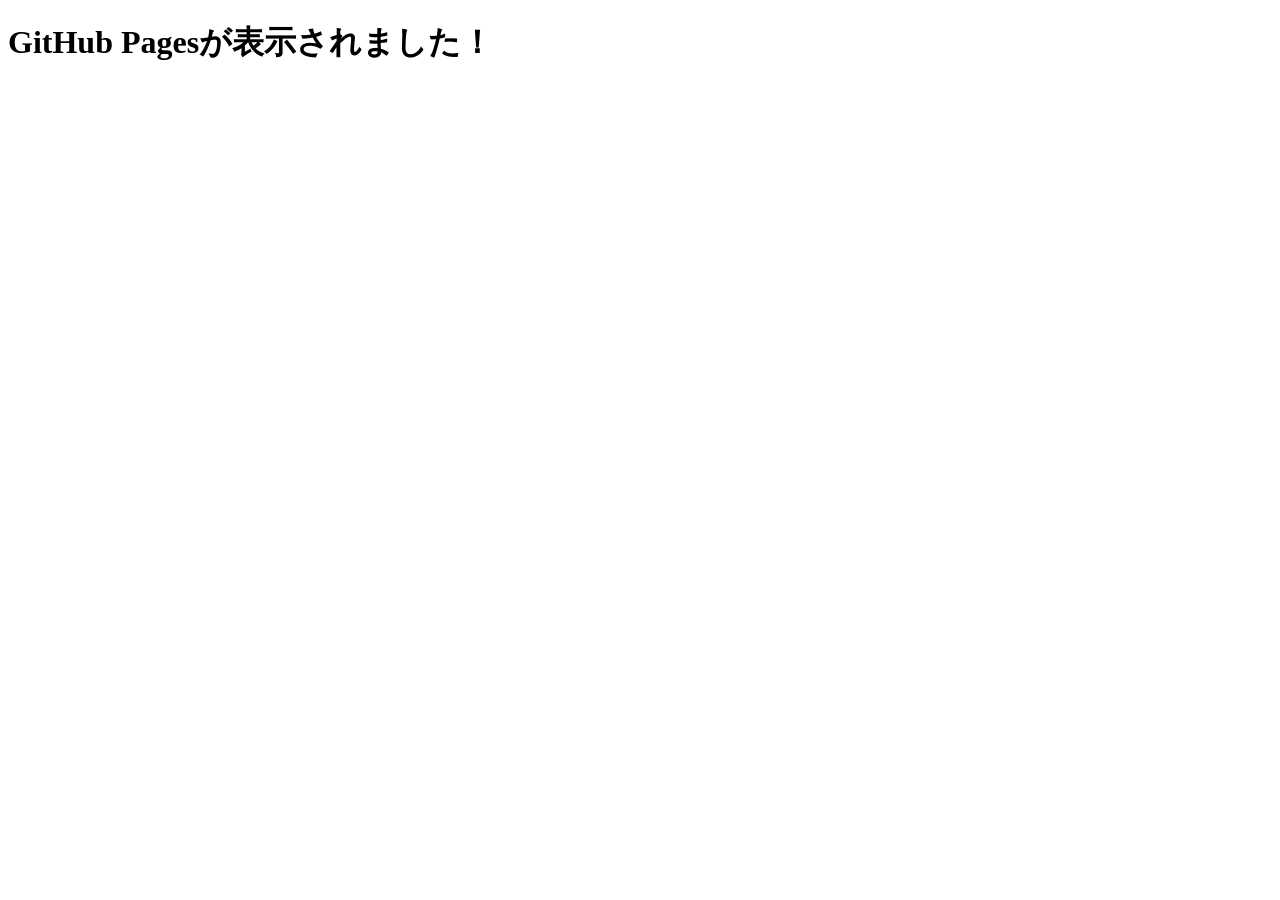
<file: index.html>
<!-- index.html -->
<!DOCTYPE html>
<html lang="ja">
  <head>
    <meta charset="UTF-8" />
    <title>GitHub Pages Test</title>
  </head>
  <body>
    <h1>GitHub Pagesが表示されました！</h1>
  </body>
</html>
</file>
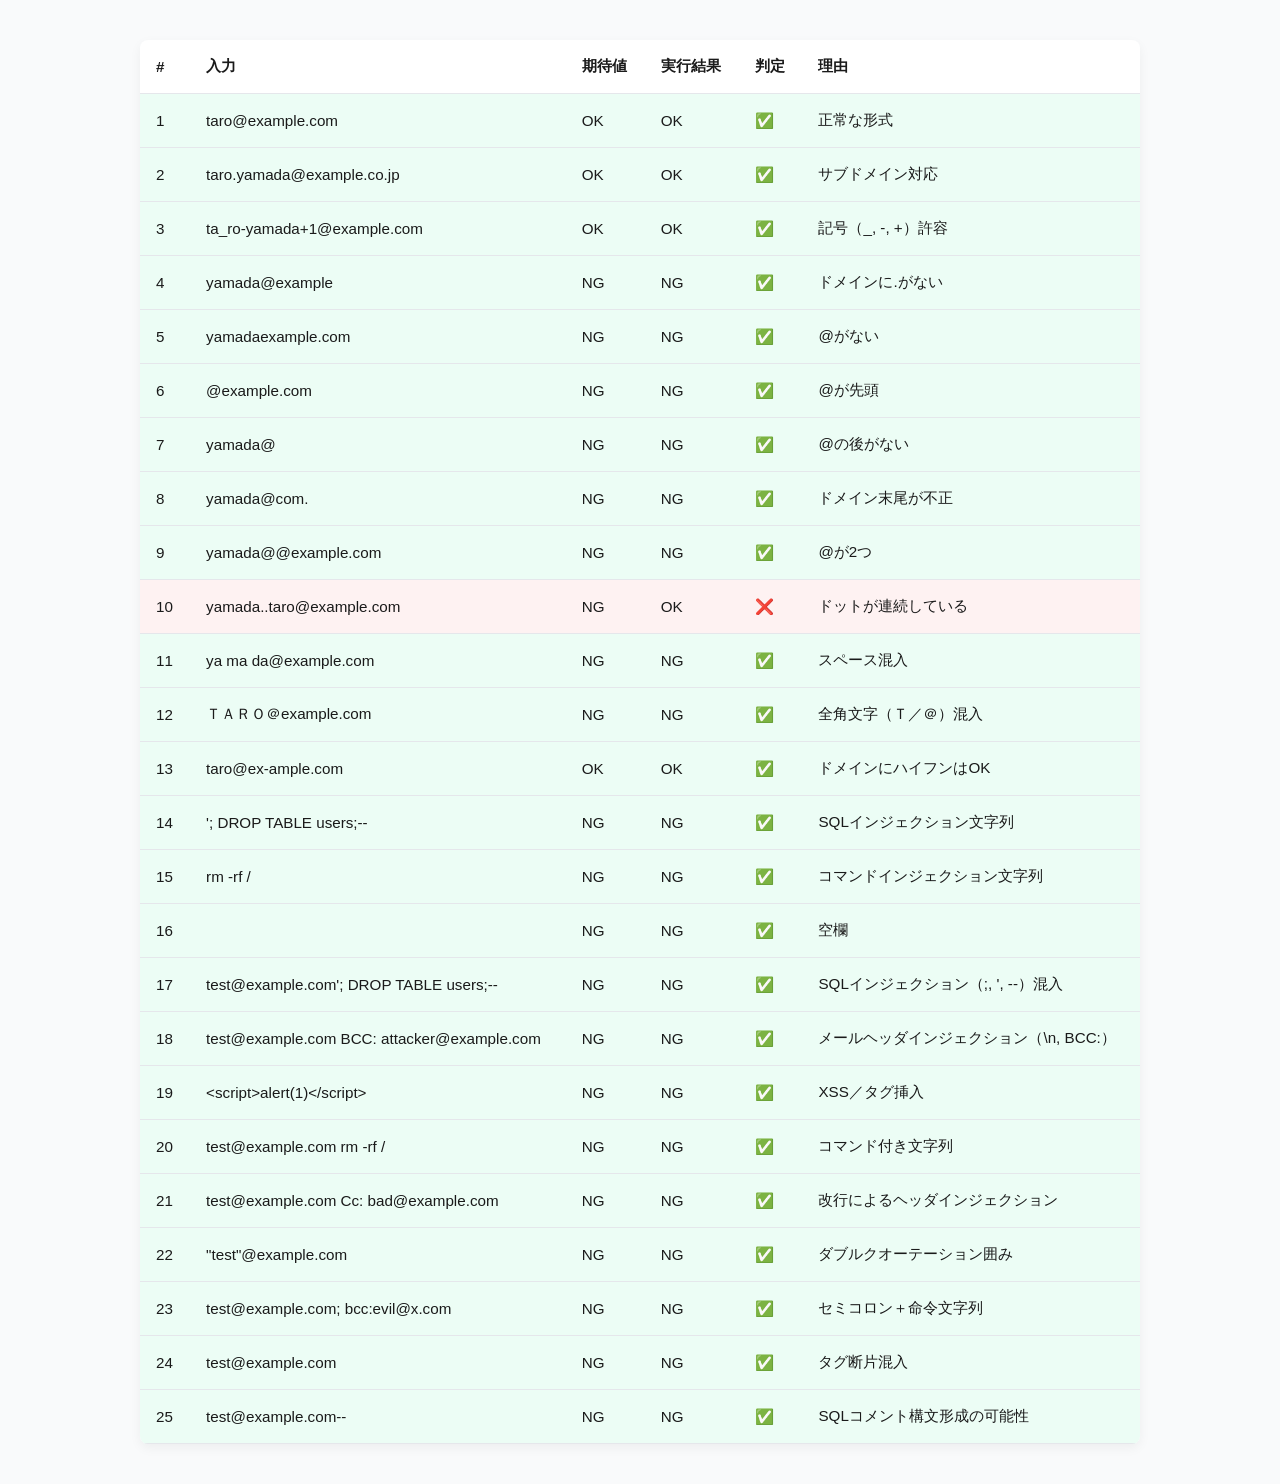
<file: form/test/email_test.html>
<!DOCTYPE html>
<html lang="en">
  <head>
    <meta charset="UTF-8" />
    <meta name="viewport" content="width=device-width, initial-scale=1.0" />
    <title>email_test</title>
    <script src="https://code.jquery.com/jquery-3.6.0.min.js"></script>
    <link rel="stylesheet" href="../../css/style_validationtest.css" />
  </head>
  <body>
    <table id="test-result-table">
      <thead>
        <tr>
          <th>#</th>
          <th>入力</th>
          <th>期待値</th>
          <th>実行結果</th>
          <th>判定</th>
          <th>理由</th>
        </tr>
      </thead>
      <tbody id="result-body">
        <!-- jQueryでここに追加される -->
      </tbody>
    </table>
    <script>
      const testCases = [
        { input: "taro@example.com", expected: "OK", reason: "正常な形式" },
        {
          input: "taro.yamada@example.co.jp",
          expected: "OK",
          reason: "サブドメイン対応",
        },
        {
          input: "ta_ro-yamada+1@example.com",
          expected: "OK",
          reason: "記号（_, -, +）許容",
        },
        {
          input: "yamada@example",
          expected: "NG",
          reason: "ドメインに.がない",
        },
        { input: "yamadaexample.com", expected: "NG", reason: "@がない" },
        { input: "@example.com", expected: "NG", reason: "@が先頭" },
        { input: "yamada@", expected: "NG", reason: "@の後がない" },
        { input: "yamada@com.", expected: "NG", reason: "ドメイン末尾が不正" },
        { input: "yamada@@example.com", expected: "NG", reason: "@が2つ" },
        {
          input: "yamada..taro@example.com",
          expected: "NG",
          reason: "ドットが連続している",
        },
        {
          input: "ya ma da@example.com",
          expected: "NG",
          reason: "スペース混入",
        },
        {
          input: "ＴＡＲＯ＠example.com",
          expected: "NG",
          reason: "全角文字（Ｔ／＠）混入",
        },
        {
          input: "taro@ex-ample.com",
          expected: "OK",
          reason: "ドメインにハイフンはOK",
        },
        {
          input: "'; DROP TABLE users;--",
          expected: "NG",
          reason: "SQLインジェクション文字列",
        },
        {
          input: "rm -rf /",
          expected: "NG",
          reason: "コマンドインジェクション文字列",
        },
        { input: "", expected: "NG", reason: "空欄" },
        {
          input: "test@example.com'; DROP TABLE users;--",
          expected: "NG",
          reason: "SQLインジェクション（;, ', --）混入",
        },
        {
          input: "test@example.com\nBCC: attacker@example.com",
          expected: "NG",
          reason: "メールヘッダインジェクション（\\n, BCC:）",
        },
        {
          input: "&lt;script&gt;alert(1)&lt;/script&gt;",
          expected: "NG",
          reason: "XSS／タグ挿入",
        },
        {
          input: "test@example.com\trm -rf /",
          expected: "NG",
          reason: "コマンド付き文字列",
        },
        {
          input: "test@example.com\r\nCc: bad@example.com",
          expected: "NG",
          reason: "改行によるヘッダインジェクション",
        },
        {
          input: '"test"@example.com',
          expected: "NG",
          reason: "ダブルクオーテーション囲み",
        },
        {
          input: "test@example.com; bcc:evil@x.com",
          expected: "NG",
          reason: "セミコロン＋命令文字列",
        },
        {
          input: "test@example.com<scr+ipt>",
          expected: "NG",
          reason: "タグ断片混入",
        },
        {
          input: "test@example.com--",
          expected: "NG",
          reason: "SQLコメント構文形成の可能性",
        },
      ];

      // バリデーションルール（例：全角文字＋全角スペース1つまで）
      function validateEmail(email) {
        const pattern = /^[a-zA-Z0-9._+-]+@[a-zA-Z0-9.-]+\.[a-zA-Z]{2,}$/;
        const suspicious = /[;<>'"`|\\]/;
        return pattern.test(email) && suspicious;
      }

      $(function () {
        testCases.forEach((tc, i) => {
          const result = validateEmail(tc.input) ? "OK" : "NG";
          const passed = result === tc.expected;
          const row = `
                  <tr class="${passed ? "pass" : "fail"}">
                      <td>${i + 1}</td>
                      <td>${tc.input}</td>
                      <td>${tc.expected}</td>
                      <td>${result}</td>
                      <td>${passed ? "✅" : "❌"}</td>
                      <td>${tc.reason}</td>
                  </tr>
                  `;
          $("#result-body").append(row);
        });
      });
    </script>
  </body>
</html>
</file>
<file: css/style_validationtest.css>
body {
    font-family: 'M PLUS Rounded 1c', sans-serif;
    background-color: #f9fafb;
    color: #1a1a1a;
    padding: 2rem;
}

table {
    width: 100%;
    border-collapse: collapse;
    margin: 0 auto;
    max-width: 1000px;
    background-color: white;
    box-shadow: 0 4px 12px rgba(0, 0, 0, 0.05);
    border-radius: 8px;
    overflow: hidden;
}

/* thead {
    background-color: #1a1a40;
    color: #facc15;
} */

th,
td {
    padding: 1rem;
    text-align: left;
    border-bottom: 1px solid #e5e7eb;
    font-size: 0.95rem;
}

th {
    font-weight: 600;
}

tr.pass {
    background-color: #ecfdf5;
    /* 緑系 */
}

tr.fail {
    background-color: #fef2f2;
    /* 赤系 */
}

tr.pass td:nth-child(5) {
    color: #059669;
    /* ✅の緑 */
    font-weight: bold;
}

tr.fail td:nth-child(5) {
    color: #dc2626;
    /* ❌の赤 */
    font-weight: bold;
}

tbody tr:hover {
    background-color: #f1f5f9;
    transition: background-color 0.2s ease;
}

@media (max-width: 768px) {

    table,
    thead,
    tbody,
    th,
    td,
    tr {
        display: block;
    }

    thead {
        display: none;
    }

    tr {
        margin-bottom: 1rem;
        border-radius: 8px;
        background: #fff;
        box-shadow: 0 2px 6px rgba(0, 0, 0, 0.05);
        padding: 1rem;
    }

    td {
        position: relative;
        padding-left: 50%;
        border: none;
        border-bottom: 1px solid #eee;
    }

    td::before {
        content: attr(data-label);
        position: absolute;
        left: 1rem;
        font-weight: bold;
        color: #6b7280;
    }
}
</file>
